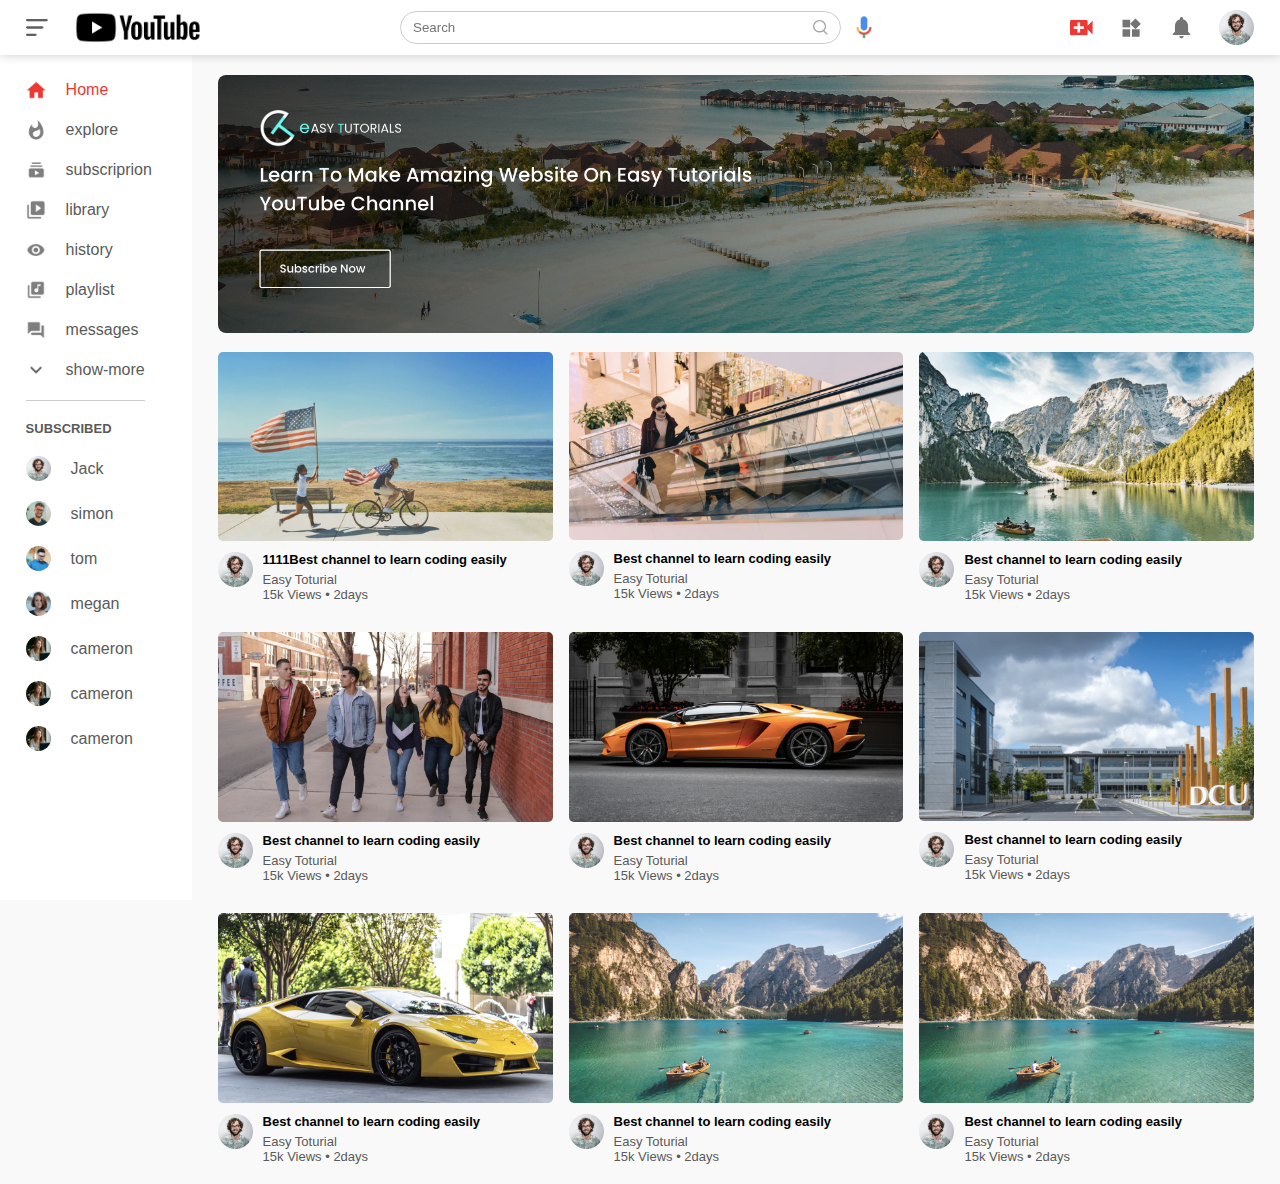
<file: index.html>
<!DOCTYPE html>
<html lang="en">
<head>
    <meta charset="UTF-8">
    <meta http-equiv="X-UA-Compatible" content="IE=edge">
    <meta name="viewport" content="width=device-width, initial-scale=1.0">
    <title>YouTube</title>
    <link rel="stylesheet" href="style.css">
</head>
<body>

    <nav class="flex-div">
        <div class="nav-left flex-div">
            <img src="images/menu.png" alt="" class="menu-icon">
            <img src="images/logo4.png" alt="" class="logo">
        </div>
        <div class="nav-middle flex-div">
            <div class="search-box flex-div">
                <input type="text" placeholder="Search">
                <img src="images/search.png" alt="">
            </div>

            <img src="images/voice-search.png" alt="" class="mic-icon">
        </div>
        <div class="nav-right flex-div">
            <img src="images/upload.png" alt="">
            <img src="images/more.png" alt="">
            <img src="images/notification.png" alt="">
            <img src="images/Jack.png" alt="" class="user-icon">
        </div>
    </nav>

    <!-- sidebar -->

    <div class="sidebar">
        <div class="shortcut-links">
            <a href=""><img src="images/home.png" alt=""><p>Home</p></a>
            <a href=""><img src="images/explore.png" alt=""><p>explore</p></a>
            <a href=""><img src="images/subscriprion.png" alt=""><p>subscriprion</p></a>
            <a href=""><img src="images/library.png" alt=""><p>library</p></a>
            <a href=""><img src="images/history.png" alt=""><p>history</p></a>
            <a href=""><img src="images/playlist.png" alt=""><p>playlist</p></a>
            <a href=""><img src="images/messages.png" alt=""><p>messages</p></a>
            <a href=""><img src="images/show-more.png" alt=""><p>show-more</p></a>
            <hr>
        </div>
        
        <div class="subscribed-list">
            <h3>SUBSCRIBED</h3>
            <a href=""><img src="images/Jack.png" alt=""><p>Jack </p></a>
            <a href=""><img src="images/simon.png" alt=""><p>simon </p></a>
            <a href=""><img src="images/tom.png" alt=""><p>tom </p></a>
            <a href=""><img src="images/megan.png" alt=""><p>megan </p></a>
            <a href=""><img src="images/cameron.png" alt=""><p>cameron </p></a>
            <a href=""><img src="images/cameron.png" alt=""><p>cameron </p></a>
            <a href=""><img src="images/cameron.png" alt=""><p>cameron </p></a>
        </div>
    </div>
    

    <!-- main -->
    <div class="container">
        <div class="banner">
            <img src="images/banner.png" alt="">
        </div>

        <div class="list-container">
            <div class="vid-list">
                <a href="play.html">
                <img src="images/thumbnail2.png" alt="" class="thumbnail">
            </a>
                <div class="flex-div">
                    <img src="images/Jack.png" alt="">
                    <div class="vid-info">
                        <a href="play.html">1111Best channel to learn coding easily</a>
                        <p>Easy Toturial</p>
                        <p>15k Views &bull; 2days</p>
                    </div>
                </div>
            </div>
            <div class="vid-list">
                <a href="play.html">
                <img src="images/thumbnail3.png" alt="" class="thumbnail">
            </a>
                <div class="flex-div">
                    <img src="images/Jack.png" alt="">
                    <div class="vid-info">
                        <a href="play.html">Best channel to learn coding easily</a>
                        <p>Easy Toturial</p>
                        <p>15k Views &bull; 2days</p>
                    </div>
                </div>
            </div>
            <div class="vid-list">
                <a href="play.html">
                <img src="images/thumbnail4.png" alt="" class="thumbnail">
            </a>
                <div class="flex-div">
                    <img src="images/Jack.png" alt="">
                    <div class="vid-info">
                        <a href="play.html">Best channel to learn coding easily</a>
                        <p>Easy Toturial</p>
                        <p>15k Views &bull; 2days</p>
                    </div>
                </div>
            </div>
            <div class="vid-list">
                <a href="play.html">
                <img src="images/thumbnail5.png" alt="" class="thumbnail">
            </a>
                <div class="flex-div">
                    <img src="images/Jack.png" alt="">
                    <div class="vid-info">
                        <a href="play.html">Best channel to learn coding easily</a>
                        <p>Easy Toturial</p>
                        <p>15k Views &bull; 2days</p>
                    </div>
                </div>
            </div>
            <div class="vid-list">
                <a href="play.html">
                <img src="images/thumbnail6.png" alt="" class="thumbnail">
            </a>
                <div class="flex-div">
                    <img src="images/Jack.png" alt="">
                    <div class="vid-info">
                        <a href="play.html">Best channel to learn coding easily</a>
                        <p>Easy Toturial</p>
                        <p>15k Views &bull; 2days</p>
                    </div>
                </div>
            </div>
            <div class="vid-list">
                <a href="play.html">
                <img src="images/thumbnail7.png" alt="" class="thumbnail">
            </a>
                <div class="flex-div">
                    <img src="images/Jack.png" alt="">
                    <div class="vid-info">
                        <a href="play.html">Best channel to learn coding easily</a>
                        <p>Easy Toturial</p>
                        <p>15k Views &bull; 2days</p>
                    </div>
                </div>
            </div>
            <div class="vid-list">
                <a href="play.html">
                <img src="images/thumbnail8.png" alt="" class="thumbnail">
            </a>
                <div class="flex-div">
                    <img src="images/Jack.png" alt="">
                    <div class="vid-info">
                        <a href="play.html">Best channel to learn coding easily</a>
                        <p>Easy Toturial</p>
                        <p>15k Views &bull; 2days</p>
                    </div>
                </div>
            </div>
            <div class="vid-list">
                <a href="play.html">
                <img src="images/thumbnail1.png" alt="" class="thumbnail">
            </a>
                <div class="flex-div">
                    <img src="images/Jack.png" alt="">
                    <div class="vid-info">
                        <a href="play.html">Best channel to learn coding easily</a>
                        <p>Easy Toturial</p>
                        <p>15k Views &bull; 2days</p>
                    </div>
                </div>
            </div>
            <div class="vid-list">
                <a href="play.html">
                <img src="images/thumbnail1.png" alt="" class="thumbnail">
            </a>
                <div class="flex-div">
                    <img src="images/Jack.png" alt="">
                    <div class="vid-info">
                        <a href="play.html">Best channel to learn coding easily</a>
                        <p>Easy Toturial</p>
                        <p>15k Views &bull; 2days</p>
                    </div>
                </div>
            </div>
        </div>
    </div>
    <script src="script.js"></script>
</body>
</html>
</file>
<file: style.css>
*{
    margin: 0;
    padding: 0;
    font-family: sans-serif;
    box-sizing: border-box;
}

a{
    text-decoration: none;
    color: #5a5a5a;
}

img{
    cursor: pointer;
}

.flex-div{
    display: flex;
    align-items: center;
}

nav{
    padding: 10px 2%;
    justify-content: space-between;
    box-shadow: 0 0 10px rgba(0 , 0, 0,0.2);
    background: #fff;
    position: sticky;
    top: 0;
    z-index: 10;
}

.nav-right img{
    width: 25px;
    margin-right: 25px;
}

.nav-right .user-icon{
    width: 35px;
    border-radius: 50%;
    margin-right: 0;
}

.nav-left .menu-icon{
    width: 22px;
    margin-right: 25px;
}

.nav-left .logo{
    width: 130px;
}

.nav-middle .mic-icon{
    width: 16px;
}

.nav-middle .search-box{
    border: 1px solid #ccc;
    margin-right: 15px;
    padding: 8px 12px;
    border-radius: 25px;
}

.nav-middle .search-box input{
    width: 400px;
    border: 0;
    outline: 0;
    background: transparent;
}

.nav-middle .search-box img{
    width: 15px;
}


/* sidebar */
.sidebar{
    background: white;
    width: 15%;
    height: 100vh;
    position: fixed;
    top: 0;
    padding: 2%;
    padding-top: 80px;
}

.shortcut-links a img{
    width: 20px;
    margin-right: 20px;
}

.shortcut-links a{
    display: flex;
    align-items: center;
    margin-bottom: 20px;
    width: fit-content;
    flex-wrap: wrap;
}

.shortcut-links a:first-child{
    color: #ed3833;
}

.sidebar hr{
    border: 0;
    height: 1px;
    background: #ccc;
    width: 85%;
}

.subscribed-list h3{
    font-size: 13px;
    margin: 20px 0;
    color: #5a5a5a;
}
.subscribed-list a{
    display: flex;
    align-items: center;
    margin-bottom: 20px;
    width: fit-content;
    flex-wrap: wrap;
}
.subscribed-list a img{
    width: 25px;
    border-radius: 50%;
    margin-right: 20px;
}
/* for JS */
.small-sidebar{
    width: 5%;
}
.small-sidebar a p{
    display: none;
}
.small-sidebar h3{
    display: none;
}
.small-sidebar hr{
    width: 50%;
    margin-bottom: 25px;
}


/* main */

.container{
    background: #f9f9f9;
    padding-left: 17%;
    padding-right: 2%;
    padding-top: 20px;
    padding-bottom: 20px;
}

.large-container{
    padding-left: 7%;
}

.banner{
    width: 100%;
}

.banner img{
    width: 100%;
    border-radius: 8px;
}

.list-container{
    display: grid;
    grid-template-columns: repeat(auto-fit,minmax(250px,1fr));
    grid-column-gap: 16px;
    grid-row-gap: 30px;
    margin-top: 15px;
}

.vid-list .thumbnail{
    width: 100%;
    border-radius: 5px;
}

.vid-list .flex-div{
    align-items: flex-start;
    margin-top: 7px;
}

.vid-list .flex-div img{
    width: 35px;
    margin-right:10px;
    border-radius: 50%;
}

.vid-info{
    color: #5a5a5a;
    font-size: 13px;
}

.vid-info a{
    color: #000;
    font-weight: 600;
    display: block;
    margin-bottom: 5px;
}


/* media  */

@media (max-width:900px){
    .menu-icon{
        display: none;
    }
    .sidebar{
        display: none;
    }
    .container .large-container{
        padding-left: 5%;
        padding-right: 5%;
    }

    .nav-right img{
        display: none;
    }

    .nav-right .user-icon{
        display: block;
        width: 30px;
    }

    .nav-middle .search-box input{
        width: 100px;
    }
    .nav-middle .mic-icon{
        display: none;
    }

    .logo{
        width: 90px;
    }
}




/* play video page */
.play-container{
    padding-left: 2%;
    
}

.row{
    display: flex;
    justify-content: space-between;
    flex-wrap: wrap;
}
.play-video{
    flex-basis: 69%;
}
.right-sidebar{
    flex-basis: 30%;
}

.play-video{
    width: 100%;
}
</file>
